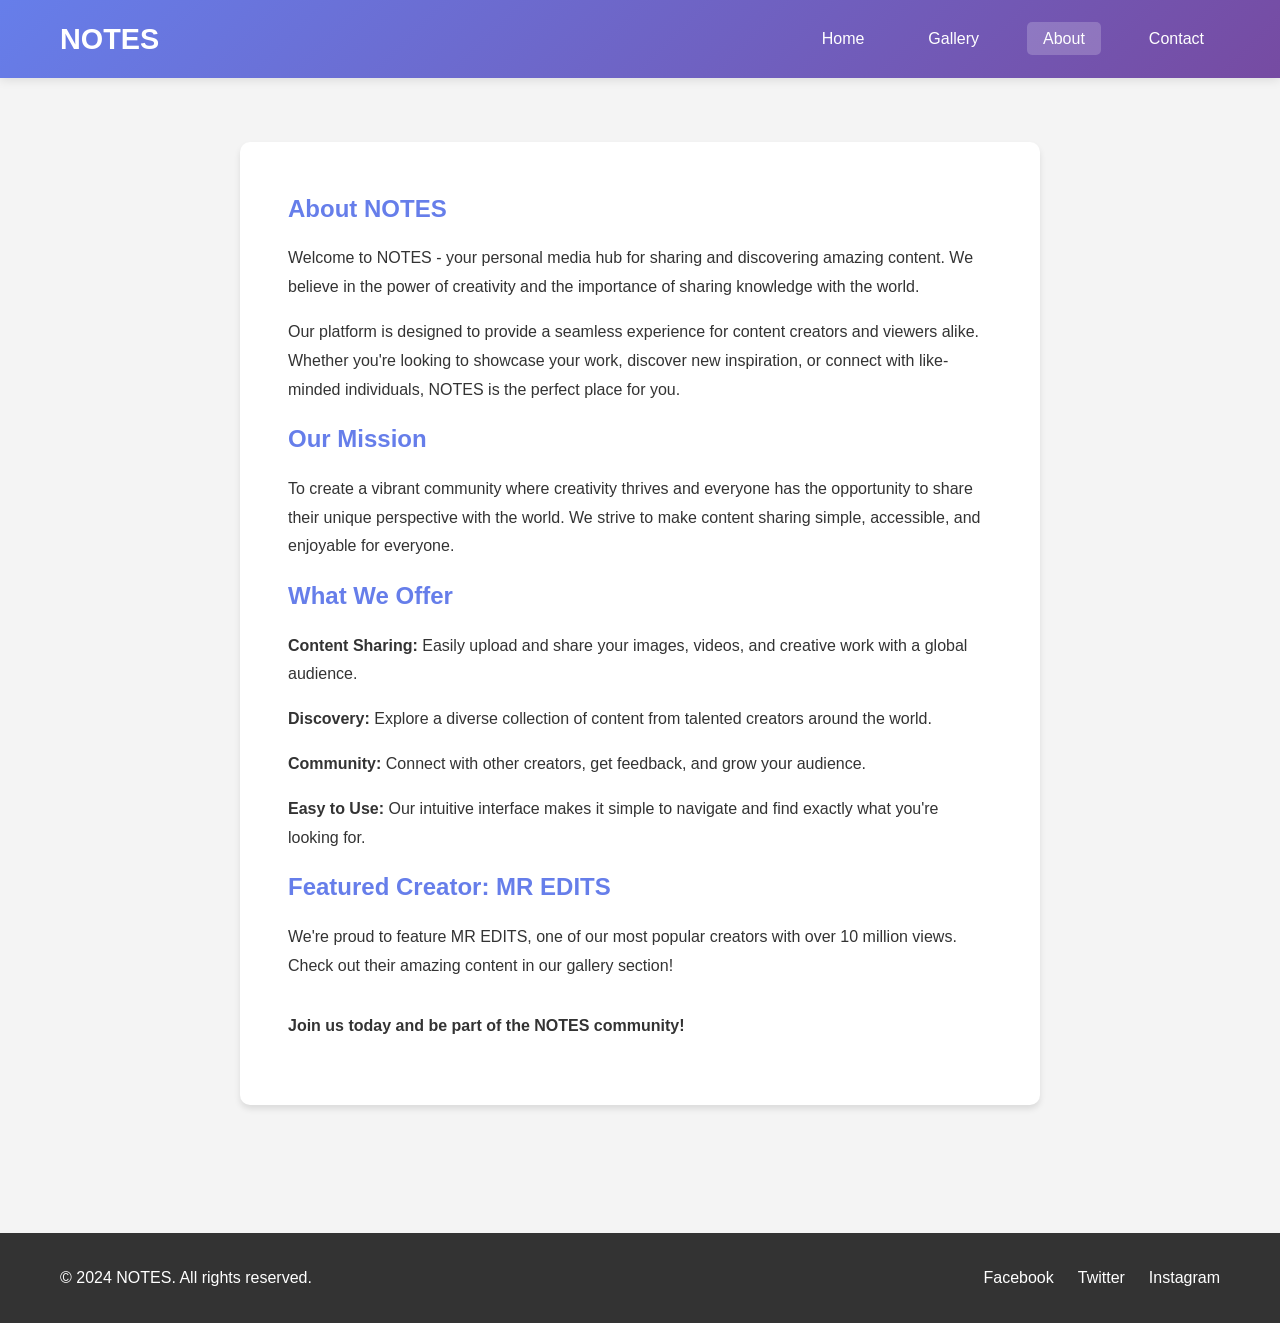
<file: about.html>
<!DOCTYPE html>
<html lang="en">

<head>
    <meta charset="UTF-8">
    <meta name="viewport" content="width=device-width, initial-scale=1.0">
    <title>About - NOTES</title>
    <link rel="stylesheet" href="styles.css">
</head>

<body>
    <!-- Navigation Bar -->
    <nav class="navbar">
        <div class="container">
            <div class="logo">
                <h1>NOTES</h1>
            </div>
            <ul class="nav-links">
                <li><a href="index.html">Home</a></li>
                <li><a href="gallery.html">Gallery</a></li>
                <li><a href="about.html" class="active">About</a></li>
                <li><a href="contact.html">Contact</a></li>
            </ul>
            <div class="burger">
                <div class="line1"></div>
                <div class="line2"></div>
                <div class="line3"></div>
            </div>
        </div>
    </nav>

    <!-- About Section -->
    <section class="about-section">
        <div class="container">
            <div class="about-content">
                <h2>About NOTES</h2>
                <p>
                    Welcome to NOTES - your personal media hub for sharing and discovering amazing content.
                    We believe in the power of creativity and the importance of sharing knowledge with the world.
                </p>
                <p>
                    Our platform is designed to provide a seamless experience for content creators and viewers alike.
                    Whether you're looking to showcase your work, discover new inspiration, or connect with like-minded
                    individuals, NOTES is the perfect place for you.
                </p>

                <h2>Our Mission</h2>
                <p>
                    To create a vibrant community where creativity thrives and everyone has the opportunity to share
                    their unique perspective with the world. We strive to make content sharing simple, accessible,
                    and enjoyable for everyone.
                </p>

                <h2>What We Offer</h2>
                <p>
                    <strong>Content Sharing:</strong> Easily upload and share your images, videos, and creative work
                    with a global audience.
                </p>
                <p>
                    <strong>Discovery:</strong> Explore a diverse collection of content from talented creators around
                    the world.
                </p>
                <p>
                    <strong>Community:</strong> Connect with other creators, get feedback, and grow your audience.
                </p>
                <p>
                    <strong>Easy to Use:</strong> Our intuitive interface makes it simple to navigate and find exactly
                    what you're looking for.
                </p>

                <h2>Featured Creator: MR EDITS</h2>
                <p>
                    We're proud to feature MR EDITS, one of our most popular creators with over 10 million views.
                    Check out their amazing content in our gallery section!
                </p>

                <p style="margin-top: 2rem;">
                    <strong>Join us today and be part of the NOTES community!</strong>
                </p>
            </div>
        </div>
    </section>

    <!-- Footer -->
    <footer class="footer">
        <div class="container">
            <p>&copy; 2024 NOTES. All rights reserved.</p>
            <div class="social-links">
                <a href="#">Facebook</a>
                <a href="#">Twitter</a>
                <a href="#">Instagram</a>
            </div>
        </div>
    </footer>

    <script src="script.js"></script>
</body>

</html>
</file>
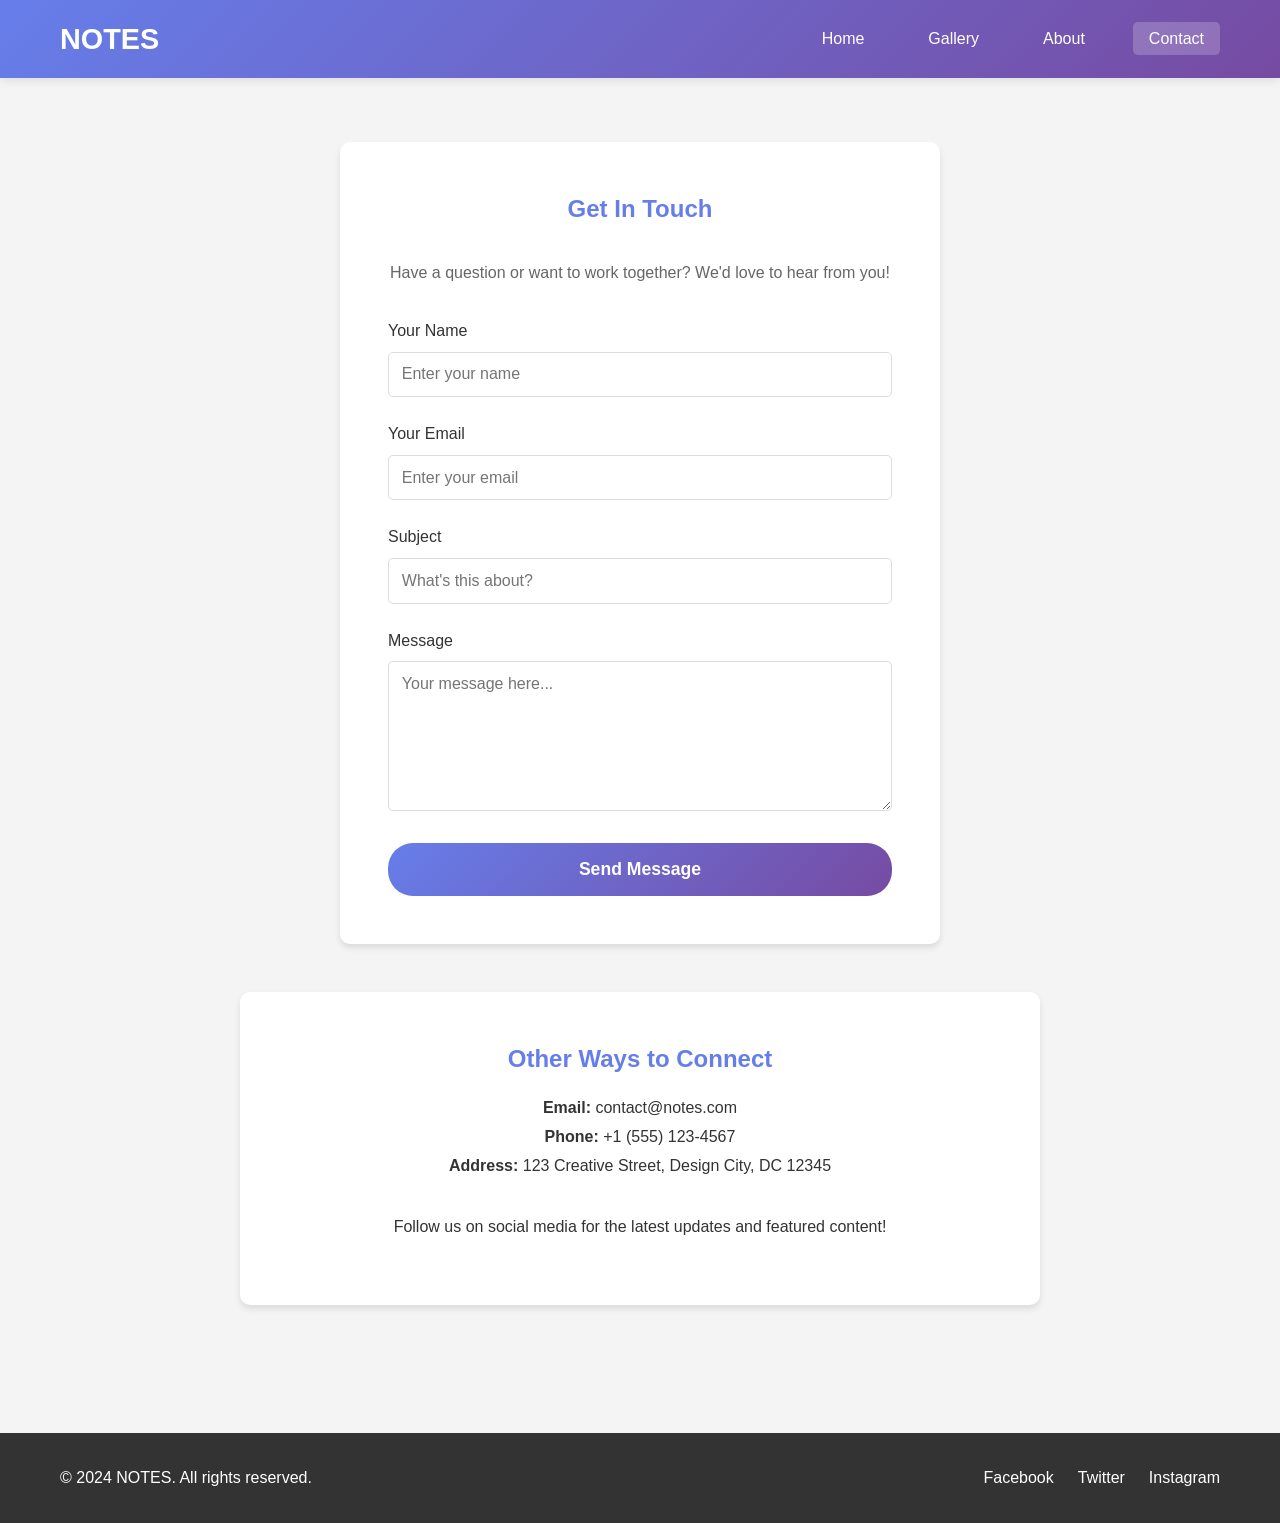
<file: contact.html>
<!DOCTYPE html>
<html lang="en">

<head>
    <meta charset="UTF-8">
    <meta name="viewport" content="width=device-width, initial-scale=1.0">
    <title>Contact - NOTES</title>
    <link rel="stylesheet" href="styles.css">
</head>

<body>
    <!-- Navigation Bar -->
    <nav class="navbar">
        <div class="container">
            <div class="logo">
                <h1>NOTES</h1>
            </div>
            <ul class="nav-links">
                <li><a href="index.html">Home</a></li>
                <li><a href="gallery.html">Gallery</a></li>
                <li><a href="about.html">About</a></li>
                <li><a href="contact.html" class="active">Contact</a></li>
            </ul>
            <div class="burger">
                <div class="line1"></div>
                <div class="line2"></div>
                <div class="line3"></div>
            </div>
        </div>
    </nav>

    <!-- Contact Section -->
    <section class="contact-section">
        <div class="container">
            <div class="contact-form">
                <h2>Get In Touch</h2>
                <p style="text-align: center; margin-bottom: 2rem; color: #666;">
                    Have a question or want to work together? We'd love to hear from you!
                </p>
                <form id="contactForm">
                    <div class="form-group">
                        <label for="name">Your Name</label>
                        <input type="text" id="name" name="name" placeholder="Enter your name" required>
                    </div>
                    <div class="form-group">
                        <label for="email">Your Email</label>
                        <input type="email" id="email" name="email" placeholder="Enter your email" required>
                    </div>
                    <div class="form-group">
                        <label for="subject">Subject</label>
                        <input type="text" id="subject" name="subject" placeholder="What's this about?" required>
                    </div>
                    <div class="form-group">
                        <label for="message">Message</label>
                        <textarea id="message" name="message" placeholder="Your message here..." required></textarea>
                    </div>
                    <button type="submit" class="submit-btn">Send Message</button>
                </form>
            </div>

            <div class="about-content" style="margin-top: 3rem;">
                <h2 style="text-align: center;">Other Ways to Connect</h2>
                <p style="text-align: center;">
                    <strong>Email:</strong> contact@notes.com<br>
                    <strong>Phone:</strong> +1 (555) 123-4567<br>
                    <strong>Address:</strong> 123 Creative Street, Design City, DC 12345
                </p>
                <p style="text-align: center; margin-top: 2rem;">
                    Follow us on social media for the latest updates and featured content!
                </p>
            </div>
        </div>
    </section>

    <!-- Footer -->
    <footer class="footer">
        <div class="container">
            <p>&copy; 2024 NOTES. All rights reserved.</p>
            <div class="social-links">
                <a href="#">Facebook</a>
                <a href="#">Twitter</a>
                <a href="#">Instagram</a>
            </div>
        </div>
    </footer>

    <script src="script.js"></script>
</body>

</html>
</file>
<file: styles.css>
/* Reset and Base Styles */
* {
    margin: 0;
    padding: 0;
    box-sizing: border-box;
}

body {
    font-family: 'Segoe UI', Tahoma, Geneva, Verdana, sans-serif;
    line-height: 1.6;
    color: #333;
    background-color: #f4f4f4;
}

.container {
    max-width: 1200px;
    margin: 0 auto;
    padding: 0 20px;
}

/* Navigation Bar */
.navbar {
    background: linear-gradient(135deg, #667eea 0%, #764ba2 100%);
    color: white;
    padding: 1rem 0;
    position: sticky;
    top: 0;
    z-index: 1000;
    box-shadow: 0 2px 10px rgba(0, 0, 0, 0.1);
}

.navbar .container {
    display: flex;
    justify-content: space-between;
    align-items: center;
}

.logo h1 {
    font-size: 1.8rem;
    font-weight: bold;
}

.nav-links {
    display: flex;
    list-style: none;
    gap: 2rem;
}

.nav-links a {
    color: white;
    text-decoration: none;
    font-weight: 500;
    transition: opacity 0.3s;
    padding: 0.5rem 1rem;
    border-radius: 5px;
}

.nav-links a:hover,
.nav-links a.active {
    background-color: rgba(255, 255, 255, 0.2);
}

/* Burger Menu */
.burger {
    display: none;
    cursor: pointer;
}

.burger div {
    width: 25px;
    height: 3px;
    background-color: white;
    margin: 5px;
    transition: all 0.3s ease;
}

/* Hero Section */
.hero {
    background: linear-gradient(135deg, #667eea 0%, #764ba2 100%);
    color: white;
    padding: 4rem 0;
    text-align: center;
}

.hero-content h2 {
    font-size: 2.5rem;
    margin-bottom: 1rem;
}

.hero-content p {
    font-size: 1.2rem;
    margin-bottom: 2rem;
}

.search-box {
    display: flex;
    justify-content: center;
    gap: 0.5rem;
    max-width: 600px;
    margin: 0 auto;
}

.search-box input {
    flex: 1;
    padding: 0.8rem 1.5rem;
    border: none;
    border-radius: 25px;
    font-size: 1rem;
    outline: none;
}

.search-box button {
    padding: 0.8rem 2rem;
    background-color: white;
    color: #667eea;
    border: none;
    border-radius: 25px;
    font-size: 1rem;
    font-weight: bold;
    cursor: pointer;
    transition: transform 0.3s;
}

.search-box button:hover {
    transform: translateY(-2px);
    box-shadow: 0 4px 8px rgba(0, 0, 0, 0.2);
}

/* Featured Section */
.featured {
    padding: 4rem 0;
}

.featured h2 {
    text-align: center;
    font-size: 2rem;
    margin-bottom: 3rem;
    color: #333;
}

.content-grid {
    display: grid;
    grid-template-columns: repeat(auto-fit, minmax(300px, 1fr));
    gap: 2rem;
}

.content-card {
    background: white;
    border-radius: 10px;
    overflow: hidden;
    box-shadow: 0 4px 6px rgba(0, 0, 0, 0.1);
    transition: transform 0.3s, box-shadow 0.3s;
}

.content-card:hover {
    transform: translateY(-10px);
    box-shadow: 0 10px 20px rgba(0, 0, 0, 0.2);
}

.card-image {
    width: 100%;
    height: 200px;
    overflow: hidden;
}

.thumbnail {
    width: 100%;
    height: 100%;
    object-fit: cover;
    transition: transform 0.3s;
}

.content-card:hover .thumbnail {
    transform: scale(1.1);
}

.card-body {
    padding: 1.5rem;
}

.card-body h3 {
    font-size: 1.5rem;
    margin-bottom: 0.5rem;
    color: #333;
}

.card-meta {
    color: #666;
    font-size: 0.9rem;
    margin-bottom: 0.5rem;
}

.card-description {
    color: #555;
    margin-bottom: 1rem;
}

.btn {
    display: inline-block;
    padding: 0.6rem 1.5rem;
    background: linear-gradient(135deg, #667eea 0%, #764ba2 100%);
    color: white;
    text-decoration: none;
    border-radius: 25px;
    font-weight: 500;
    transition: transform 0.3s;
}

.btn:hover {
    transform: translateY(-2px);
    box-shadow: 0 4px 8px rgba(0, 0, 0, 0.2);
}

/* Gallery Page Styles */
.gallery-section {
    padding: 4rem 0;
}

.gallery-section h2 {
    text-align: center;
    font-size: 2rem;
    margin-bottom: 3rem;
    color: #333;
}

.gallery-grid {
    display: grid;
    grid-template-columns: repeat(auto-fit, minmax(250px, 1fr));
    gap: 1.5rem;
}

.gallery-item {
    position: relative;
    overflow: hidden;
    border-radius: 10px;
    cursor: pointer;
    height: 250px;
    box-shadow: 0 4px 6px rgba(0, 0, 0, 0.1);
}

.gallery-item img {
    width: 100%;
    height: 100%;
    object-fit: cover;
    transition: transform 0.3s;
}

.gallery-item:hover img {
    transform: scale(1.1);
}

.gallery-overlay {
    position: absolute;
    bottom: 0;
    left: 0;
    right: 0;
    background: linear-gradient(to top, rgba(0,0,0,0.7), transparent);
    color: white;
    padding: 1rem;
    transform: translateY(100%);
    transition: transform 0.3s;
}

.gallery-item:hover .gallery-overlay {
    transform: translateY(0);
}

/* About Page Styles */
.about-section {
    padding: 4rem 0;
}

.about-content {
    background: white;
    padding: 3rem;
    border-radius: 10px;
    box-shadow: 0 4px 6px rgba(0, 0, 0, 0.1);
    max-width: 800px;
    margin: 0 auto;
}

.about-content h2 {
    color: #667eea;
    margin-bottom: 1rem;
}

.about-content p {
    margin-bottom: 1rem;
    line-height: 1.8;
}

/* Contact Page Styles */
.contact-section {
    padding: 4rem 0;
}

.contact-form {
    background: white;
    padding: 3rem;
    border-radius: 10px;
    box-shadow: 0 4px 6px rgba(0, 0, 0, 0.1);
    max-width: 600px;
    margin: 0 auto;
}

.contact-form h2 {
    color: #667eea;
    margin-bottom: 2rem;
    text-align: center;
}

.form-group {
    margin-bottom: 1.5rem;
}

.form-group label {
    display: block;
    margin-bottom: 0.5rem;
    font-weight: 500;
    color: #333;
}

.form-group input,
.form-group textarea {
    width: 100%;
    padding: 0.8rem;
    border: 1px solid #ddd;
    border-radius: 5px;
    font-size: 1rem;
    font-family: inherit;
}

.form-group textarea {
    min-height: 150px;
    resize: vertical;
}

.form-group input:focus,
.form-group textarea:focus {
    outline: none;
    border-color: #667eea;
}

.submit-btn {
    width: 100%;
    padding: 1rem;
    background: linear-gradient(135deg, #667eea 0%, #764ba2 100%);
    color: white;
    border: none;
    border-radius: 25px;
    font-size: 1.1rem;
    font-weight: bold;
    cursor: pointer;
    transition: transform 0.3s;
}

.submit-btn:hover {
    transform: translateY(-2px);
    box-shadow: 0 4px 8px rgba(0, 0, 0, 0.2);
}

/* Footer */
.footer {
    background: #333;
    color: white;
    padding: 2rem 0;
    margin-top: 4rem;
}

.footer .container {
    display: flex;
    justify-content: space-between;
    align-items: center;
}

.social-links {
    display: flex;
    gap: 1.5rem;
}

.social-links a {
    color: white;
    text-decoration: none;
    transition: color 0.3s;
}

.social-links a:hover {
    color: #667eea;
}

/* Responsive Design */
@media screen and (max-width: 768px) {
    .nav-links {
        position: absolute;
        right: 0;
        top: 100%;
        background: linear-gradient(135deg, #667eea 0%, #764ba2 100%);
        width: 50%;
        flex-direction: column;
        align-items: center;
        transform: translateX(100%);
        transition: transform 0.3s ease-in;
        padding: 2rem 0;
    }

    .nav-links.active {
        transform: translateX(0);
    }

    .burger {
        display: block;
    }

    .hero-content h2 {
        font-size: 2rem;
    }

    .search-box {
        flex-direction: column;
    }

    .search-box button {
        width: 100%;
    }

    .footer .container {
        flex-direction: column;
        gap: 1rem;
        text-align: center;
    }
}

@media screen and (max-width: 480px) {
    .hero-content h2 {
        font-size: 1.5rem;
    }

    .hero-content p {
        font-size: 1rem;
    }

    .content-grid,
    .gallery-grid {
        grid-template-columns: 1fr;
    }
}
</file>
